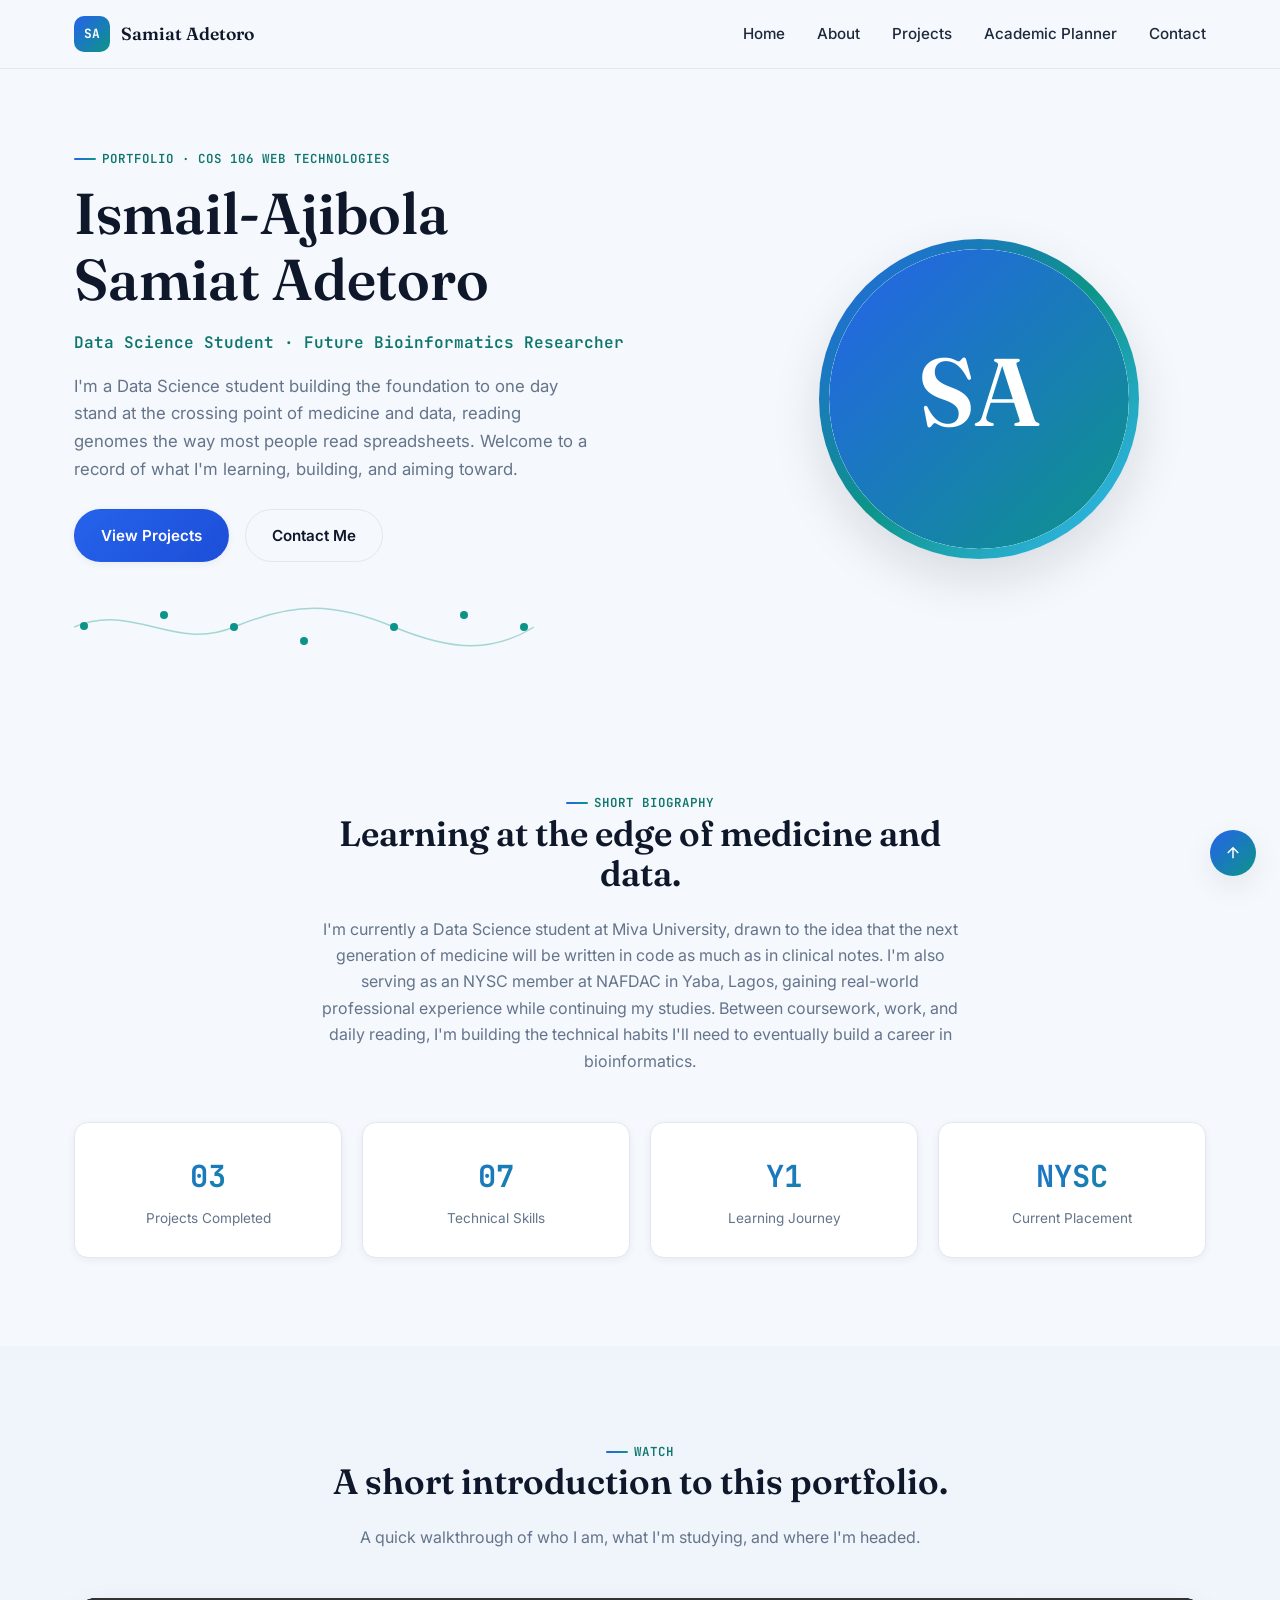
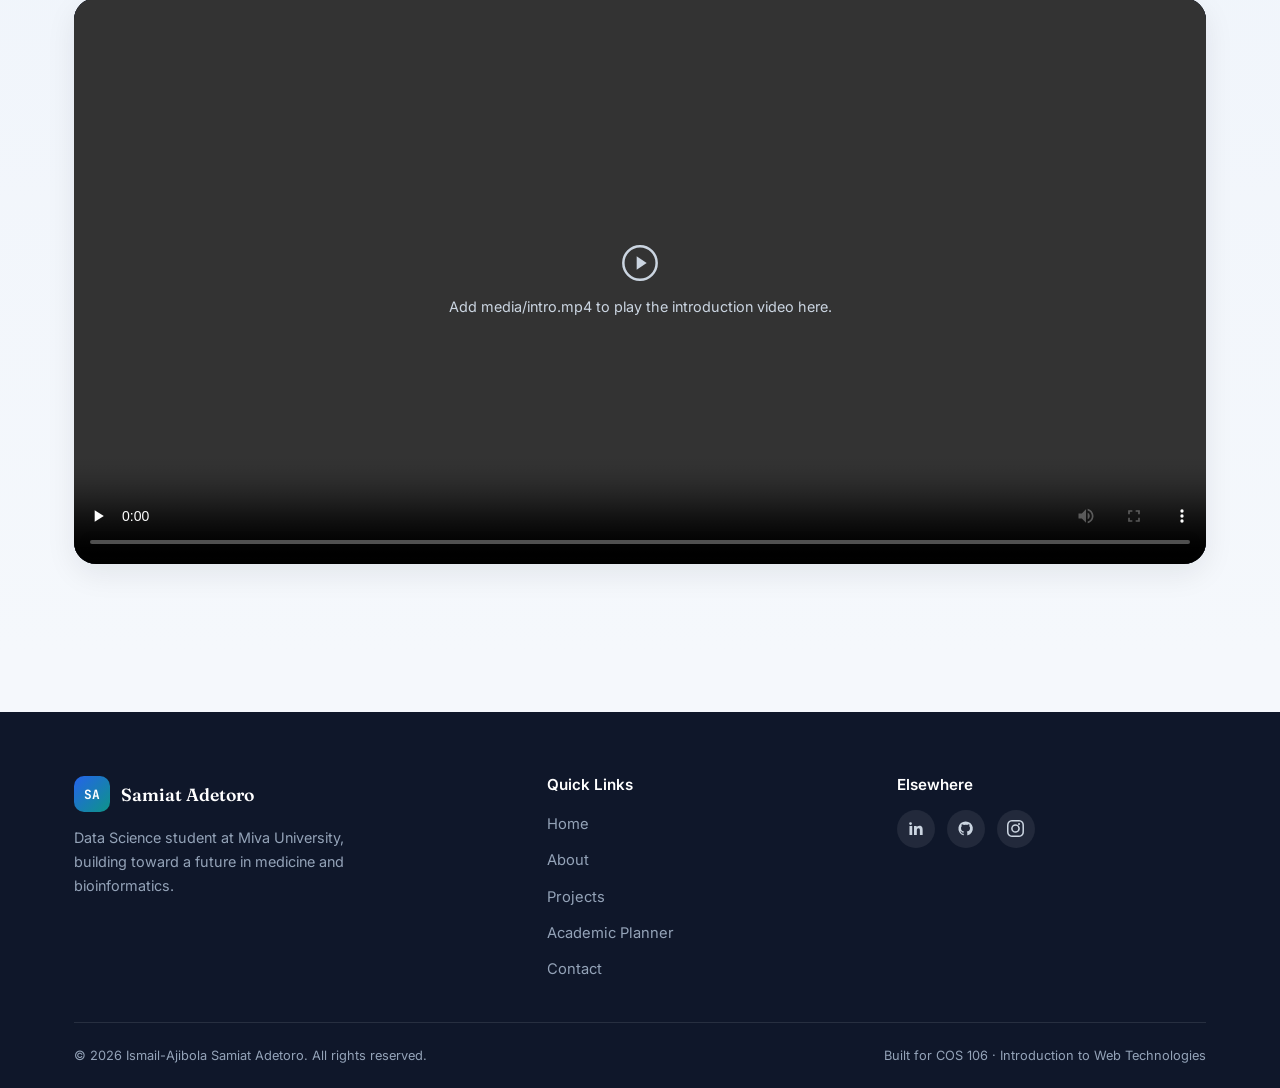
<file: index.html>
<!DOCTYPE html>
<html lang="en">
<head>
<meta charset="UTF-8">
<meta name="viewport" content="width=device-width, initial-scale=1.0">
<title>Ismail-Ajibola Samiat Adetoro — Data Science Student &amp; Future Bioinformatics Researcher</title>
<meta name="description" content="Portfolio of Ismail-Ajibola Samiat Adetoro, a Data Science student at Miva University aspiring toward medicine and bioinformatics.">
<link rel="preconnect" href="https://fonts.googleapis.com">
<link rel="stylesheet" href="css/style.css">
</head>
<body>

<header class="site-header">
  <div class="nav-inner">
    <a href="index.html" class="brand">
      <span class="brand-mark">SA</span>
      Samiat Adetoro
    </a>
    <nav class="nav-links" aria-label="Primary">
      <a href="index.html">Home</a>
      <a href="about.html">About</a>
      <a href="projects.html">Projects</a>
      <a href="planner.html">Academic Planner</a>
      <a href="contact.html">Contact</a>
    </nav>
    <button class="nav-toggle" aria-label="Toggle navigation menu" aria-expanded="false">
      <span></span><span></span><span></span>
    </button>
  </div>
</header>

<main>

  <section class="hero">
    <div class="container hero-grid">
      <div class="hero-copy">
        <p class="eyebrow">Portfolio · COS 106 Web Technologies</p>
        <h1 class="hero-name">Ismail-Ajibola<br>Samiat Adetoro</h1>
        <p class="hero-title">Data Science Student · Future Bioinformatics Researcher</p>
        <p class="hero-desc">
          I'm a Data Science student building the foundation to one day
          stand at the crossing point of medicine and data, reading genomes the
          way most people read spreadsheets. Welcome to a record of what I'm
          learning, building, and aiming toward.
        </p>
        <div class="hero-actions">
          <a href="projects.html" class="btn btn-primary">View Projects</a>
          <a href="contact.html" class="btn btn-outline">Contact Me</a>
        </div>

        <div class="hero-strand-wrap" aria-hidden="true">
          <svg class="strand-line" viewBox="0 0 460 60" xmlns="http://www.w3.org/2000/svg">
            <path d="M0 30 C 60 5, 100 55, 160 30 S 260 5, 320 30 S 420 55, 460 30" fill="none" stroke="#0D9488" stroke-width="1.4" opacity="0.35"/>
            <g fill="#0D9488">
              <circle class="strand-node" cx="10" cy="29" r="4"/>
              <circle class="strand-node" cx="90" cy="18" r="4"/>
              <circle class="strand-node" cx="160" cy="30" r="4"/>
              <circle class="strand-node" cx="230" cy="44" r="4"/>
              <circle class="strand-node" cx="320" cy="30" r="4"/>
              <circle class="strand-node" cx="390" cy="18" r="4"/>
              <circle class="strand-node" cx="450" cy="30" r="4"/>
            </g>
          </svg>
        </div>
      </div>

      <div class="hero-visual">
        <div class="portrait-frame">
          <div class="portrait-inner">
            <svg viewBox="0 0 200 200" xmlns="http://www.w3.org/2000/svg">
              <defs>
                <linearGradient id="portraitGrad" x1="0" y1="0" x2="1" y2="1">
                  <stop offset="0%" stop-color="#2563EB"/>
                  <stop offset="100%" stop-color="#0D9488"/>
                </linearGradient>
              </defs>
              <circle cx="100" cy="100" r="100" fill="url(#portraitGrad)"/>
              <text x="100" y="118" text-anchor="middle" font-family="Fraunces, serif" font-size="64" fill="#ffffff" font-weight="600">SA</text>
            </svg>
          </div>
        </div>
      </div>
    </div>
  </section>

  <section class="section">
    <div class="container">
      <div class="section-head reveal">
        <p class="eyebrow">Short Biography</p>
        <h2>Learning at the edge of medicine and data.</h2>
        <p>
          I'm currently a Data Science student at Miva University,
          drawn to the idea that the next generation of medicine will be written
          in code as much as in clinical notes. I'm also serving as an NYSC
          member at NAFDAC in Yaba, Lagos, gaining real-world professional
          experience while continuing my studies. Between coursework, work,
          and daily reading, I'm building the technical habits I'll
          need to eventually build a career in bioinformatics.
        </p>
      </div>

      <div class="stats-grid">
        <div class="stat-card reveal">
          <span class="stat-number">03</span>
          <span class="stat-label">Projects Completed</span>
        </div>
        <div class="stat-card reveal">
          <span class="stat-number">07</span>
          <span class="stat-label">Technical Skills</span>
        </div>
        <div class="stat-card reveal">
          <span class="stat-number">Y1</span>
          <span class="stat-label">Learning Journey</span>
        </div>
        <div class="stat-card reveal">
          <span class="stat-number">NYSC</span>
          <span class="stat-label">Current Placement</span>
        </div>
      </div>
    </div>
  </section>

  <section class="section section-alt">
    <div class="container">
      <div class="section-head reveal">
        <p class="eyebrow">Watch</p>
        <h2>A short introduction to this portfolio.</h2>
        <p>A quick walkthrough of who I am, what I'm studying, and where I'm headed.</p>
      </div>
      <div class="video-frame reveal">
        <video controls preload="none" poster="">
          <source src="media/intro.mp4" type="video/mp4">
        </video>
        <div class="video-fallback">
          <svg width="40" height="40" viewBox="0 0 24 24" fill="none" stroke="currentColor" stroke-width="1.5"><circle cx="12" cy="12" r="10"/><path d="M10 8l6 4-6 4V8z" fill="currentColor" stroke="none"/></svg>
          <span>Add media/intro.mp4 to play the introduction video here.</span>
        </div>
      </div>
    </div>
  </section>

</main>


<footer class="site-footer">
  <div class="container">
    <div class="footer-grid">
      <div class="footer-brand">
        <a href="index.html" class="brand" style="color:#fff;">
          <span class="brand-mark">SA</span> Samiat Adetoro
        </a>
        <p>Data Science student at Miva University, building toward a future in medicine and bioinformatics.</p>
      </div>
      <div class="footer-col">
        <h4>Quick Links</h4>
        <ul>
          <li><a href="index.html">Home</a></li>
          <li><a href="about.html">About</a></li>
          <li><a href="projects.html">Projects</a></li>
          <li><a href="planner.html">Academic Planner</a></li>
          <li><a href="contact.html">Contact</a></li>
        </ul>
      </div>
      <div class="footer-col">
        <h4>Elsewhere</h4>
        <div class="footer-socials">
          <a href="#" aria-label="LinkedIn"><svg viewBox="0 0 24 24" fill="currentColor"><path d="M6.94 5a1.94 1.94 0 11-3.88 0 1.94 1.94 0 013.88 0zM3.5 8.5h3.9V21H3.5V8.5zM9.9 8.5h3.74v1.71h.05c.52-.98 1.8-2.02 3.7-2.02 3.96 0 4.69 2.6 4.69 5.99V21h-3.9v-6.02c0-1.44-.03-3.29-2-3.29-2.01 0-2.32 1.57-2.32 3.19V21H9.9V8.5z"/></svg></a>
          <a href="#" aria-label="GitHub"><svg viewBox="0 0 24 24" fill="currentColor"><path d="M12 2a10 10 0 00-3.16 19.49c.5.09.68-.22.68-.48v-1.7c-2.78.6-3.37-1.34-3.37-1.34-.46-1.16-1.11-1.47-1.11-1.47-.91-.62.07-.6.07-.6 1 .07 1.53 1.03 1.53 1.03.9 1.53 2.36 1.09 2.93.83.09-.65.35-1.09.64-1.34-2.22-.25-4.56-1.11-4.56-4.95 0-1.1.39-1.99 1.03-2.69-.1-.25-.45-1.27.1-2.65 0 0 .84-.27 2.75 1.03A9.4 9.4 0 0112 6.8c.85 0 1.71.11 2.51.34 1.91-1.3 2.75-1.03 2.75-1.03.55 1.38.2 2.4.1 2.65.64.7 1.03 1.59 1.03 2.69 0 3.85-2.34 4.7-4.57 4.94.36.32.68.94.68 1.9v2.82c0 .27.18.58.69.48A10 10 0 0012 2z"/></svg></a>
          <a href="#" aria-label="Instagram"><svg viewBox="0 0 24 24" fill="currentColor"><path d="M12 2.16c3.2 0 3.58.01 4.85.07 1.17.05 1.8.25 2.23.41.56.22.96.48 1.38.9.42.42.68.82.9 1.38.16.42.36 1.06.41 2.23.06 1.27.07 1.65.07 4.85s-.01 3.58-.07 4.85c-.05 1.17-.25 1.8-.41 2.23-.22.56-.48.96-.9 1.38-.42.42-.82.68-1.38.9-.42.16-1.06.36-2.23.41-1.27.06-1.65.07-4.85.07s-3.58-.01-4.85-.07c-1.17-.05-1.8-.25-2.23-.41a3.7 3.7 0 01-1.38-.9 3.7 3.7 0 01-.9-1.38c-.16-.42-.36-1.06-.41-2.23-.06-1.27-.07-1.65-.07-4.85s.01-3.58.07-4.85c.05-1.17.25-1.8.41-2.23.22-.56.48-.96.9-1.38.42-.42.82-.68 1.38-.9.42-.16 1.06-.36 2.23-.41 1.27-.06 1.65-.07 4.85-.07M12 0C8.74 0 8.33.01 7.05.07 5.78.13 4.9.33 4.14.63c-.79.31-1.46.72-2.13 1.38A5.86 5.86 0 00.63 4.14C.33 4.9.13 5.78.07 7.05.01 8.33 0 8.74 0 12s.01 3.67.07 4.95c.06 1.27.26 2.15.56 2.91.31.79.72 1.46 1.38 2.13a5.86 5.86 0 002.13 1.38c.76.3 1.64.5 2.91.56C8.33 23.99 8.74 24 12 24s3.67-.01 4.95-.07c1.27-.06 2.15-.26 2.91-.56a5.86 5.86 0 002.13-1.38 5.86 5.86 0 001.38-2.13c.3-.76.5-1.64.56-2.91.06-1.28.07-1.69.07-4.95s-.01-3.67-.07-4.95c-.06-1.27-.26-2.15-.56-2.91a5.86 5.86 0 00-1.38-2.13A5.86 5.86 0 0019.86.63c-.76-.3-1.64-.5-2.91-.56C15.67.01 15.26 0 12 0z"/><path d="M12 5.84A6.16 6.16 0 1012 18.16 6.16 6.16 0 0012 5.84zm0 10.16a4 4 0 110-8 4 4 0 010 8zM18.41 5.6a1.44 1.44 0 11-2.88 0 1.44 1.44 0 012.88 0z"/></svg></a>
        </div>
      </div>
    </div>
    <div class="footer-bottom">
      <span>© 2026 Ismail-Ajibola Samiat Adetoro. All rights reserved.</span>
      <span>Built for COS 106 · Introduction to Web Technologies</span>
    </div>
  </div>
</footer>

<button class="back-to-top" aria-label="Back to top">
  <svg width="18" height="18" viewBox="0 0 24 24" fill="none" stroke="currentColor" stroke-width="2"><path d="M12 19V5M5 12l7-7 7 7"/></svg>
</button>

<script src="js/main.js"></script>
</body>
</html>
</file>
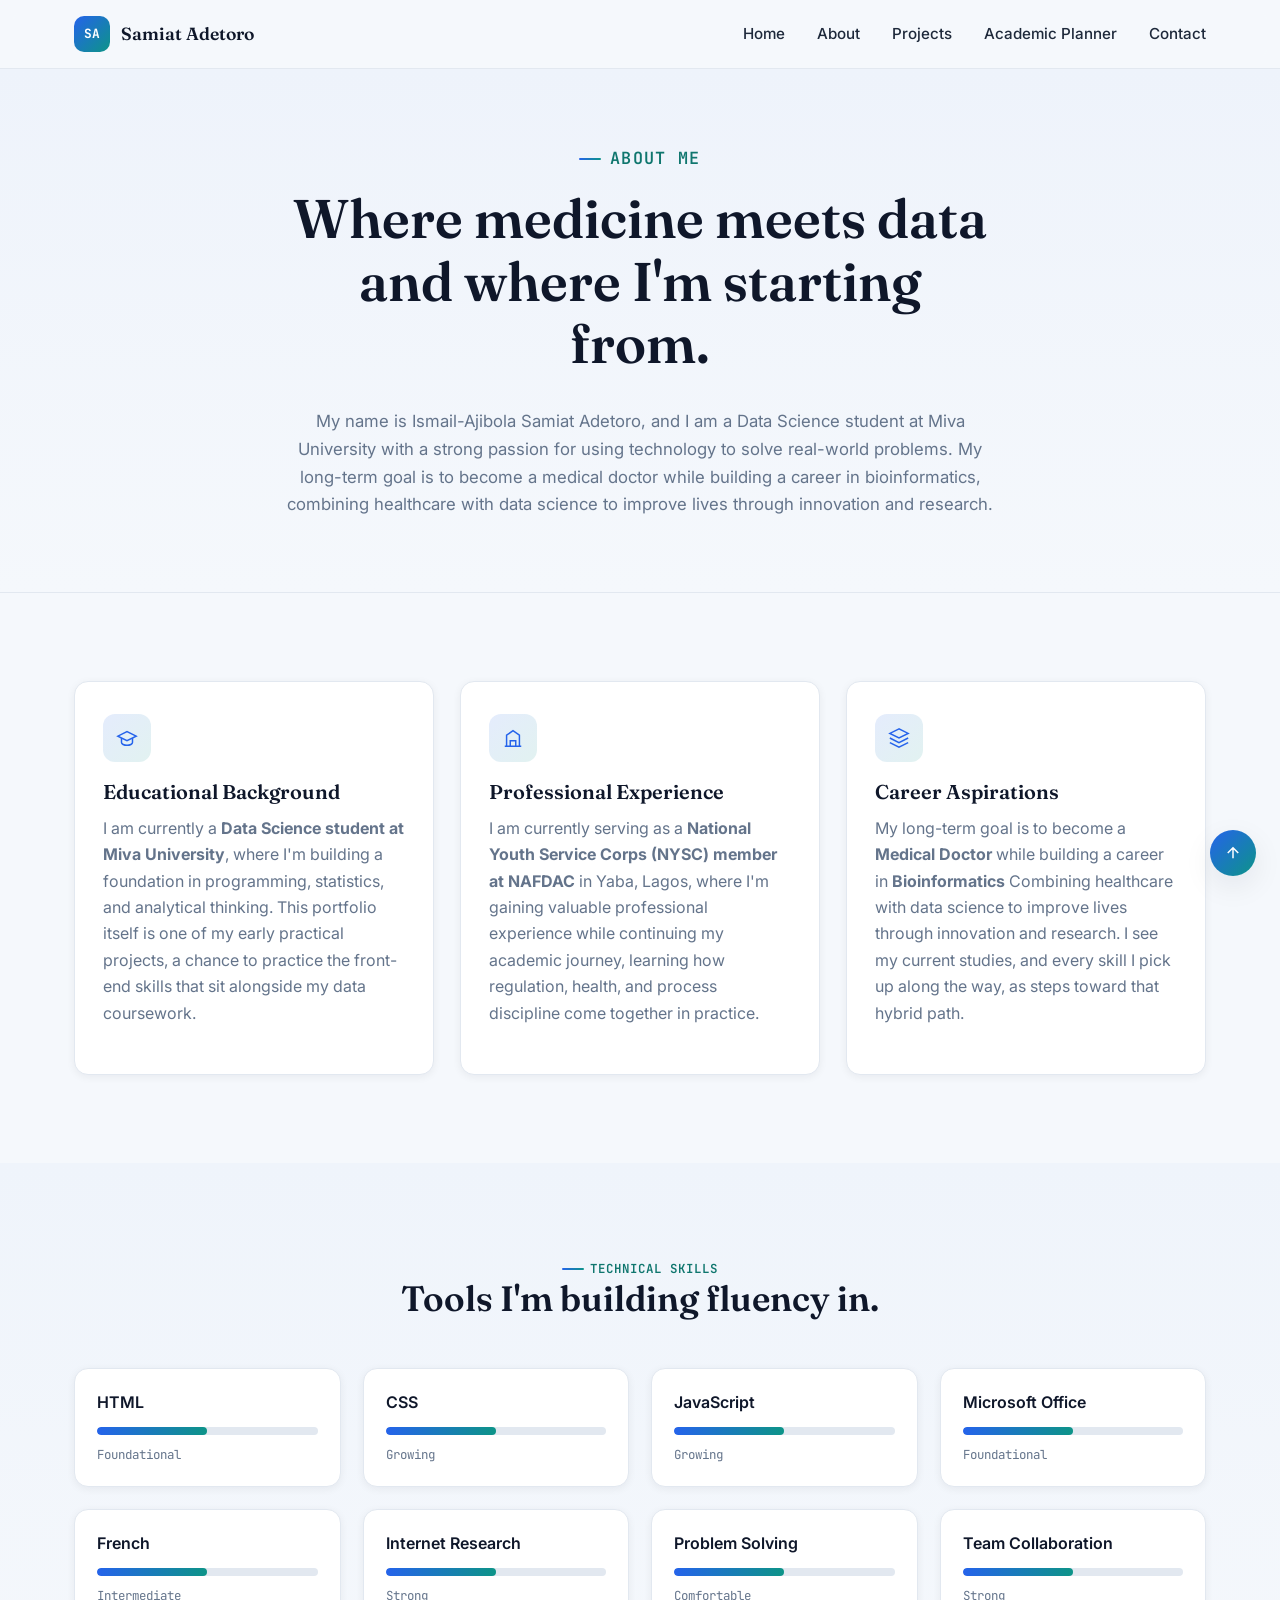
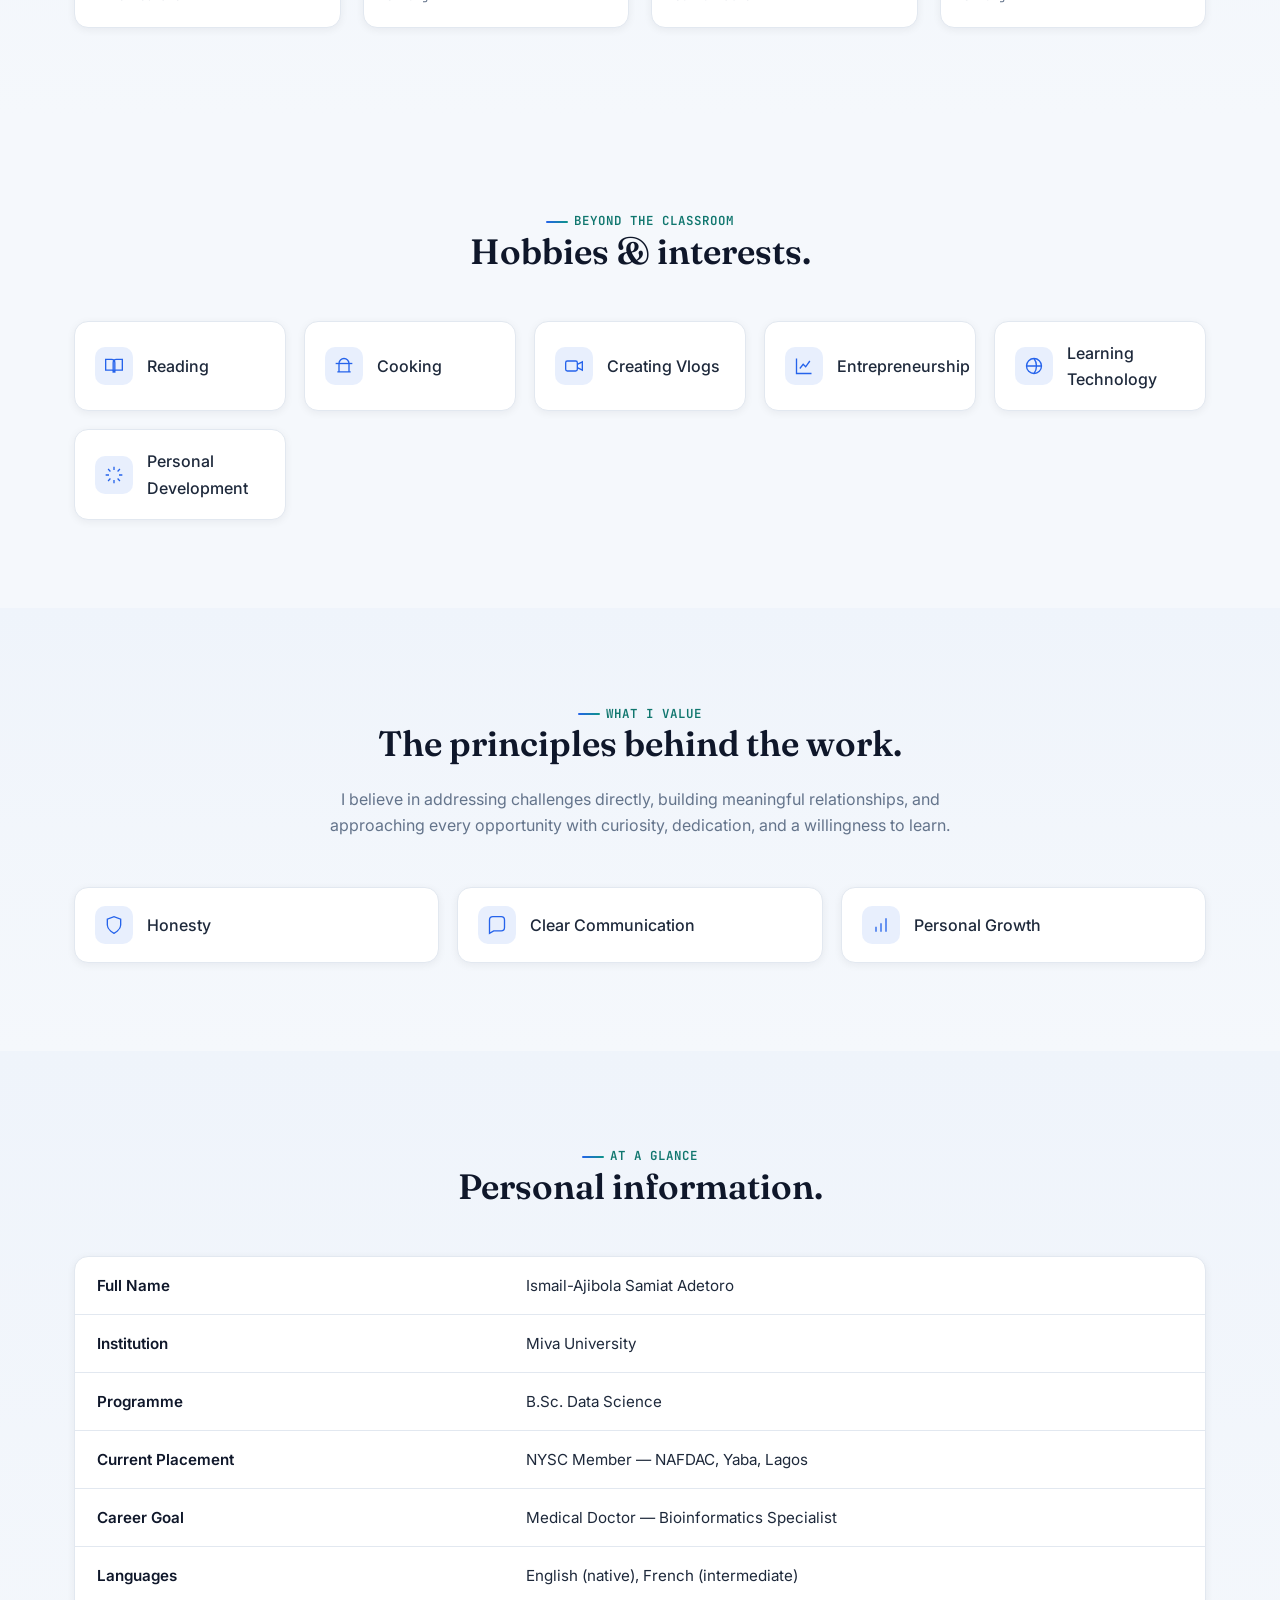
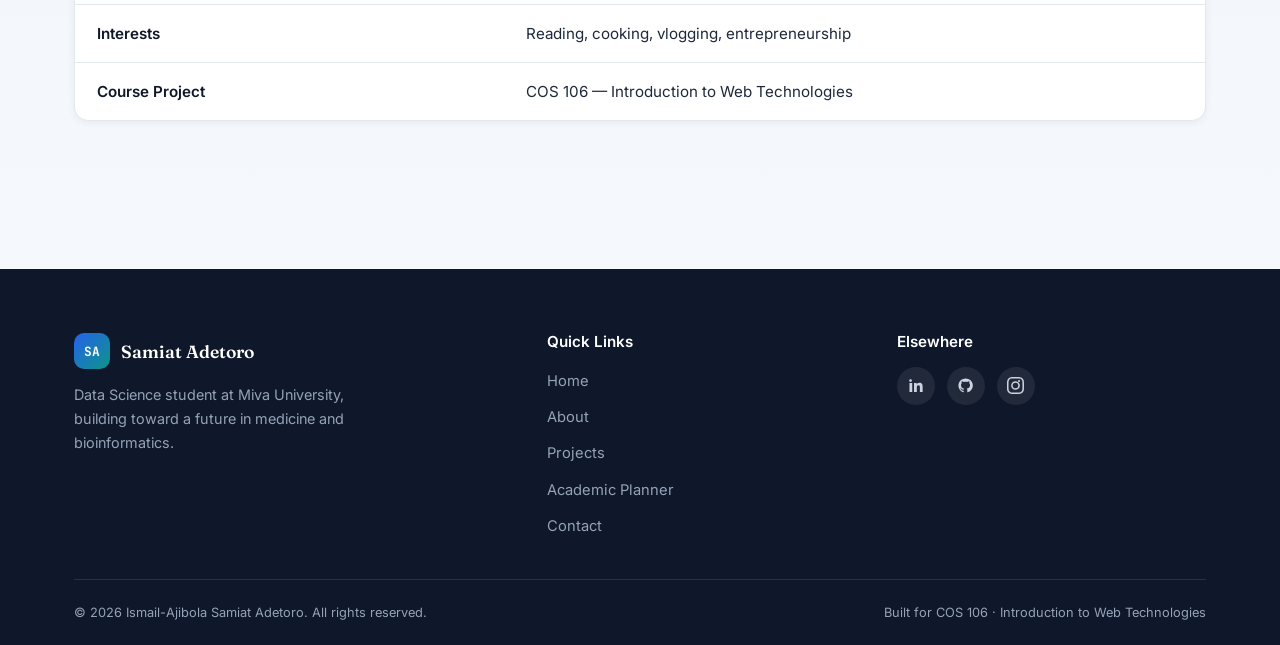
<file: about.html>
<!DOCTYPE html>
<html lang="en">
<head>
<meta charset="UTF-8">
<meta name="viewport" content="width=device-width, initial-scale=1.0">
<title>About — Ismail-Ajibola Samiat Adetoro</title>
<meta name="description" content="Educational background, career aspirations, technical skills, hobbies and personal information.">
<link rel="preconnect" href="https://fonts.googleapis.com">
<link rel="stylesheet" href="css/style.css">
</head>
<body>

<header class="site-header">
  <div class="nav-inner">
    <a href="index.html" class="brand"><span class="brand-mark">SA</span> Samiat Adetoro</a>
    <nav class="nav-links" aria-label="Primary">
      <a href="index.html">Home</a>
      <a href="about.html">About</a>
      <a href="projects.html">Projects</a>
      <a href="planner.html">Academic Planner</a>
      <a href="contact.html">Contact</a>
    </nav>
    <button class="nav-toggle" aria-label="Toggle navigation menu" aria-expanded="false"><span></span><span></span><span></span></button>
  </div>
</header>

<main>

  <section class="page-hero">
    <div class="container">
      <p class="eyebrow">About Me</p>
      <h1>Where medicine meets data and where I'm starting from.</h1>
      <p>
        My name is Ismail-Ajibola Samiat Adetoro, and I am a Data Science
        student at Miva University with a strong passion for using technology
        to solve real-world problems. My long-term goal is to become a
        medical doctor while building a career in bioinformatics, combining
        healthcare with data science to improve lives through innovation and
        research.
      </p>
    </div>
  </section>

  
  <section class="section">
    <div class="container info-grid">
      <article class="card reveal">
        <div class="icon-badge"><svg viewBox="0 0 24 24" fill="none" stroke="currentColor" stroke-width="1.6"><path d="M22 10L12 5 2 10l10 5 10-5z"/><path d="M6 12v5c0 1.5 2.7 3 6 3s6-1.5 6-3v-5"/></svg></div>
        <h3>Educational Background</h3>
        <p>
          I am currently a <strong>Data Science student at Miva
          University</strong>, where I'm building a foundation in
          programming, statistics, and analytical thinking. This portfolio
          itself is one of my early practical projects, a chance to
          practice the front-end skills that sit alongside my data
          coursework.
        </p>
      </article>

      <article class="card reveal">
        <div class="icon-badge"><svg viewBox="0 0 24 24" fill="none" stroke="currentColor" stroke-width="1.6"><path d="M3 21h18M5 21V9l7-5 7 5v12M9 21v-6h6v6"/></svg></div>
        <h3>Professional Experience</h3>
        <p>
          I am currently serving as a <strong>National Youth Service Corps
          (NYSC) member at NAFDAC</strong> in Yaba, Lagos, where I'm gaining
          valuable professional experience while continuing my academic
          journey, learning how regulation, health, and process discipline
          come together in practice.
        </p>
      </article>

      <article class="card reveal">
        <div class="icon-badge"><svg viewBox="0 0 24 24" fill="none" stroke="currentColor" stroke-width="1.6"><path d="M12 2L2 7l10 5 10-5-10-5z"/><path d="M2 17l10 5 10-5M2 12l10 5 10-5"/></svg></div>
        <h3>Career Aspirations</h3>
        <p>
          My long-term goal is to become a <strong>Medical Doctor</strong>
          while building a career in <strong>Bioinformatics</strong>
          Combining healthcare with data science to improve lives through
          innovation and research. I see my current studies, and every skill
          I pick up along the way, as steps toward that hybrid path.
        </p>
      </article>
    </div>
  </section>

  
  <section class="section section-alt">
    <div class="container">
      <div class="section-head reveal">
        <p class="eyebrow">Technical Skills</p>
        <h2>Tools I'm building fluency in.</h2>
      </div>
      <div class="skills-grid">
        <div class="skill-card reveal">
          <span class="skill-name">HTML</span>
          <div class="skill-bar"><div class="skill-bar-fill" data-level="55"></div></div>
          <span class="skill-level">Foundational</span>
        </div>
        <div class="skill-card reveal">
          <span class="skill-name">CSS</span>
          <div class="skill-bar"><div class="skill-bar-fill" data-level="45"></div></div>
          <span class="skill-level">Growing</span>
        </div>
        <div class="skill-card reveal">
          <span class="skill-name">JavaScript</span>
          <div class="skill-bar"><div class="skill-bar-fill" data-level="35"></div></div>
          <span class="skill-level">Growing</span>
        </div>
        <div class="skill-card reveal">
          <span class="skill-name">Microsoft Office</span>
          <div class="skill-bar"><div class="skill-bar-fill" data-level="60"></div></div>
          <span class="skill-level">Foundational</span>
        </div>
        <div class="skill-card reveal">
          <span class="skill-name">French</span>
          <div class="skill-bar"><div class="skill-bar-fill" data-level="60"></div></div>
          <span class="skill-level">Intermediate</span>
        </div>
        <div class="skill-card reveal">
          <span class="skill-name">Internet Research</span>
          <div class="skill-bar"><div class="skill-bar-fill" data-level="88"></div></div>
          <span class="skill-level">Strong</span>
        </div>
        <div class="skill-card reveal">
          <span class="skill-name">Problem Solving</span>
          <div class="skill-bar"><div class="skill-bar-fill" data-level="82"></div></div>
          <span class="skill-level">Comfortable</span>
        </div>
        <div class="skill-card reveal">
          <span class="skill-name">Team Collaboration</span>
          <div class="skill-bar"><div class="skill-bar-fill" data-level="86"></div></div>
          <span class="skill-level">Strong</span>
        </div>
      </div>
    </div>
  </section>

 
  <section class="section">
    <div class="container">
      <div class="section-head reveal">
        <p class="eyebrow">Beyond the Classroom</p>
        <h2>Hobbies &amp; interests.</h2>
      </div>
      <div class="hobby-grid">
        <div class="hobby-card reveal">
          <div class="hobby-icon"><svg viewBox="0 0 24 24" fill="none" stroke="currentColor" stroke-width="1.6"><path d="M2 4h7a4 4 0 014 4v12a3 3 0 00-3-3H2V4z"/><path d="M22 4h-7a4 4 0 00-4 4v12a3 3 0 013-3h8V4z"/></svg></div>
          <span>Reading</span>
        </div>
        <div class="hobby-card reveal">
          <div class="hobby-icon"><svg viewBox="0 0 24 24" fill="none" stroke="currentColor" stroke-width="1.6"><path d="M4 19h16M6 19V9a6 6 0 0112 0v10"/><path d="M2 9h20"/></svg></div>
          <span>Cooking</span>
        </div>
        <div class="hobby-card reveal">
          <div class="hobby-icon"><svg viewBox="0 0 24 24" fill="none" stroke="currentColor" stroke-width="1.6"><rect x="2" y="6" width="14" height="12" rx="2"/><path d="M16 10l6-3v10l-6-3"/></svg></div>
          <span>Creating Vlogs</span>
        </div>
        <div class="hobby-card reveal">
          <div class="hobby-icon"><svg viewBox="0 0 24 24" fill="none" stroke="currentColor" stroke-width="1.6"><path d="M3 3v18h18"/><path d="M7 15l4-5 3 3 5-7"/></svg></div>
          <span>Entrepreneurship</span>
        </div>
        <div class="hobby-card reveal">
          <div class="hobby-icon"><svg viewBox="0 0 24 24" fill="none" stroke="currentColor" stroke-width="1.6"><circle cx="12" cy="12" r="9"/><path d="M12 3a15 15 0 010 18M3 12h18"/></svg></div>
          <span>Learning Technology</span>
        </div>
        <div class="hobby-card reveal">
          <div class="hobby-icon"><svg viewBox="0 0 24 24" fill="none" stroke="currentColor" stroke-width="1.6"><path d="M12 2v4M12 18v4M4.9 4.9l2.8 2.8M16.3 16.3l2.8 2.8M2 12h4M18 12h4M4.9 19.1l2.8-2.8M16.3 7.7l2.8-2.8"/></svg></div>
          <span>Personal Development</span>
        </div>
      </div>
    </div>
  </section>

  
  <section class="section section-alt">
    <div class="container">
      <div class="section-head reveal">
        <p class="eyebrow">What I Value</p>
        <h2>The principles behind the work.</h2>
        <p>I believe in addressing challenges directly, building meaningful relationships, and approaching every opportunity with curiosity, dedication, and a willingness to learn.</p>
      </div>
      <div class="hobby-grid">
        <div class="hobby-card reveal">
          <div class="hobby-icon"><svg viewBox="0 0 24 24" fill="none" stroke="currentColor" stroke-width="1.6"><path d="M12 22s8-4 8-10V5l-8-3-8 3v7c0 6 8 10 8 10z"/></svg></div>
          <span>Honesty</span>
        </div>
        <div class="hobby-card reveal">
          <div class="hobby-icon"><svg viewBox="0 0 24 24" fill="none" stroke="currentColor" stroke-width="1.6"><path d="M21 15a4 4 0 01-4 4H8l-5 3V6a4 4 0 014-4h10a4 4 0 014 4v9z"/></svg></div>
          <span>Clear Communication</span>
        </div>
        <div class="hobby-card reveal">
          <div class="hobby-icon"><svg viewBox="0 0 24 24" fill="none" stroke="currentColor" stroke-width="1.6"><path d="M12 20V10M18 20V4M6 20v-6"/></svg></div>
          <span>Personal Growth</span>
        </div>
      </div>
    </div>
  </section>

  
  <section class="section section-alt">
    <div class="container">
      <div class="section-head reveal">
        <p class="eyebrow">At a Glance</p>
        <h2>Personal information.</h2>
      </div>
      <div class="info-table-wrap reveal">
        <table class="info-table">
          <tbody>
            <tr><td>Full Name</td><td>Ismail-Ajibola Samiat Adetoro</td></tr>
            <tr><td>Institution</td><td>Miva University</td></tr>
            <tr><td>Programme</td><td>B.Sc. Data Science</td></tr>
            <tr><td>Current Placement</td><td>NYSC Member — NAFDAC, Yaba, Lagos</td></tr>
            <tr><td>Career Goal</td><td>Medical Doctor — Bioinformatics Specialist</td></tr>
            <tr><td>Languages</td><td>English (native), French (intermediate)</td></tr>
            <tr><td>Interests</td><td>Reading, cooking, vlogging, entrepreneurship</td></tr>
            <tr><td>Course Project</td><td>COS 106 — Introduction to Web Technologies</td></tr>
          </tbody>
        </table>
      </div>
    </div>
  </section>

</main>

<footer class="site-footer">
  <div class="container">
    <div class="footer-grid">
      <div class="footer-brand">
        <a href="index.html" class="brand" style="color:#fff;"><span class="brand-mark">SA</span> Samiat Adetoro</a>
        <p>Data Science student at Miva University, building toward a future in medicine and bioinformatics.</p>
      </div>
      <div class="footer-col">
        <h4>Quick Links</h4>
        <ul>
          <li><a href="index.html">Home</a></li>
          <li><a href="about.html">About</a></li>
          <li><a href="projects.html">Projects</a></li>
          <li><a href="planner.html">Academic Planner</a></li>
          <li><a href="contact.html">Contact</a></li>
        </ul>
      </div>
      <div class="footer-col">
        <h4>Elsewhere</h4>
        <div class="footer-socials">
          <a href="#" aria-label="LinkedIn"><svg viewBox="0 0 24 24" fill="currentColor"><path d="M6.94 5a1.94 1.94 0 11-3.88 0 1.94 1.94 0 013.88 0zM3.5 8.5h3.9V21H3.5V8.5zM9.9 8.5h3.74v1.71h.05c.52-.98 1.8-2.02 3.7-2.02 3.96 0 4.69 2.6 4.69 5.99V21h-3.9v-6.02c0-1.44-.03-3.29-2-3.29-2.01 0-2.32 1.57-2.32 3.19V21H9.9V8.5z"/></svg></a>
          <a href="#" aria-label="GitHub"><svg viewBox="0 0 24 24" fill="currentColor"><path d="M12 2a10 10 0 00-3.16 19.49c.5.09.68-.22.68-.48v-1.7c-2.78.6-3.37-1.34-3.37-1.34-.46-1.16-1.11-1.47-1.11-1.47-.91-.62.07-.6.07-.6 1 .07 1.53 1.03 1.53 1.03.9 1.53 2.36 1.09 2.93.83.09-.65.35-1.09.64-1.34-2.22-.25-4.56-1.11-4.56-4.95 0-1.1.39-1.99 1.03-2.69-.1-.25-.45-1.27.1-2.65 0 0 .84-.27 2.75 1.03A9.4 9.4 0 0112 6.8c.85 0 1.71.11 2.51.34 1.91-1.3 2.75-1.03 2.75-1.03.55 1.38.2 2.4.1 2.65.64.7 1.03 1.59 1.03 2.69 0 3.85-2.34 4.7-4.57 4.94.36.32.68.94.68 1.9v2.82c0 .27.18.58.69.48A10 10 0 0012 2z"/></svg></a>
          <a href="#" aria-label="Instagram"><svg viewBox="0 0 24 24" fill="currentColor"><path d="M12 2.16c3.2 0 3.58.01 4.85.07 1.17.05 1.8.25 2.23.41.56.22.96.48 1.38.9.42.42.68.82.9 1.38.16.42.36 1.06.41 2.23.06 1.27.07 1.65.07 4.85s-.01 3.58-.07 4.85c-.05 1.17-.25 1.8-.41 2.23-.22.56-.48.96-.9 1.38-.42.42-.82.68-1.38.9-.42.16-1.06.36-2.23.41-1.27.06-1.65.07-4.85.07s-3.58-.01-4.85-.07c-1.17-.05-1.8-.25-2.23-.41a3.7 3.7 0 01-1.38-.9 3.7 3.7 0 01-.9-1.38c-.16-.42-.36-1.06-.41-2.23-.06-1.27-.07-1.65-.07-4.85s.01-3.58.07-4.85c.05-1.17.25-1.8.41-2.23.22-.56.48-.96.9-1.38.42-.42.82-.68 1.38-.9.42-.16 1.06-.36 2.23-.41 1.27-.06 1.65-.07 4.85-.07M12 0C8.74 0 8.33.01 7.05.07 5.78.13 4.9.33 4.14.63c-.79.31-1.46.72-2.13 1.38A5.86 5.86 0 00.63 4.14C.33 4.9.13 5.78.07 7.05.01 8.33 0 8.74 0 12s.01 3.67.07 4.95c.06 1.27.26 2.15.56 2.91.31.79.72 1.46 1.38 2.13a5.86 5.86 0 002.13 1.38c.76.3 1.64.5 2.91.56C8.33 23.99 8.74 24 12 24s3.67-.01 4.95-.07c1.27-.06 2.15-.26 2.91-.56a5.86 5.86 0 002.13-1.38 5.86 5.86 0 001.38-2.13c.3-.76.5-1.64.56-2.91.06-1.28.07-1.69.07-4.95s-.01-3.67-.07-4.95c-.06-1.27-.26-2.15-.56-2.91a5.86 5.86 0 00-1.38-2.13A5.86 5.86 0 0019.86.63c-.76-.3-1.64-.5-2.91-.56C15.67.01 15.26 0 12 0z"/><path d="M12 5.84A6.16 6.16 0 1012 18.16 6.16 6.16 0 0012 5.84zm0 10.16a4 4 0 110-8 4 4 0 010 8zM18.41 5.6a1.44 1.44 0 11-2.88 0 1.44 1.44 0 012.88 0z"/></svg></a>
        </div>
      </div>
    </div>
    <div class="footer-bottom">
      <span>© 2026 Ismail-Ajibola Samiat Adetoro. All rights reserved.</span>
      <span>Built for COS 106 · Introduction to Web Technologies</span>
    </div>
  </div>
</footer>

<button class="back-to-top" aria-label="Back to top"><svg width="18" height="18" viewBox="0 0 24 24" fill="none" stroke="currentColor" stroke-width="2"><path d="M12 19V5M5 12l7-7 7 7"/></svg></button>

<script src="js/main.js"></script>
</body>
</html>
</file>
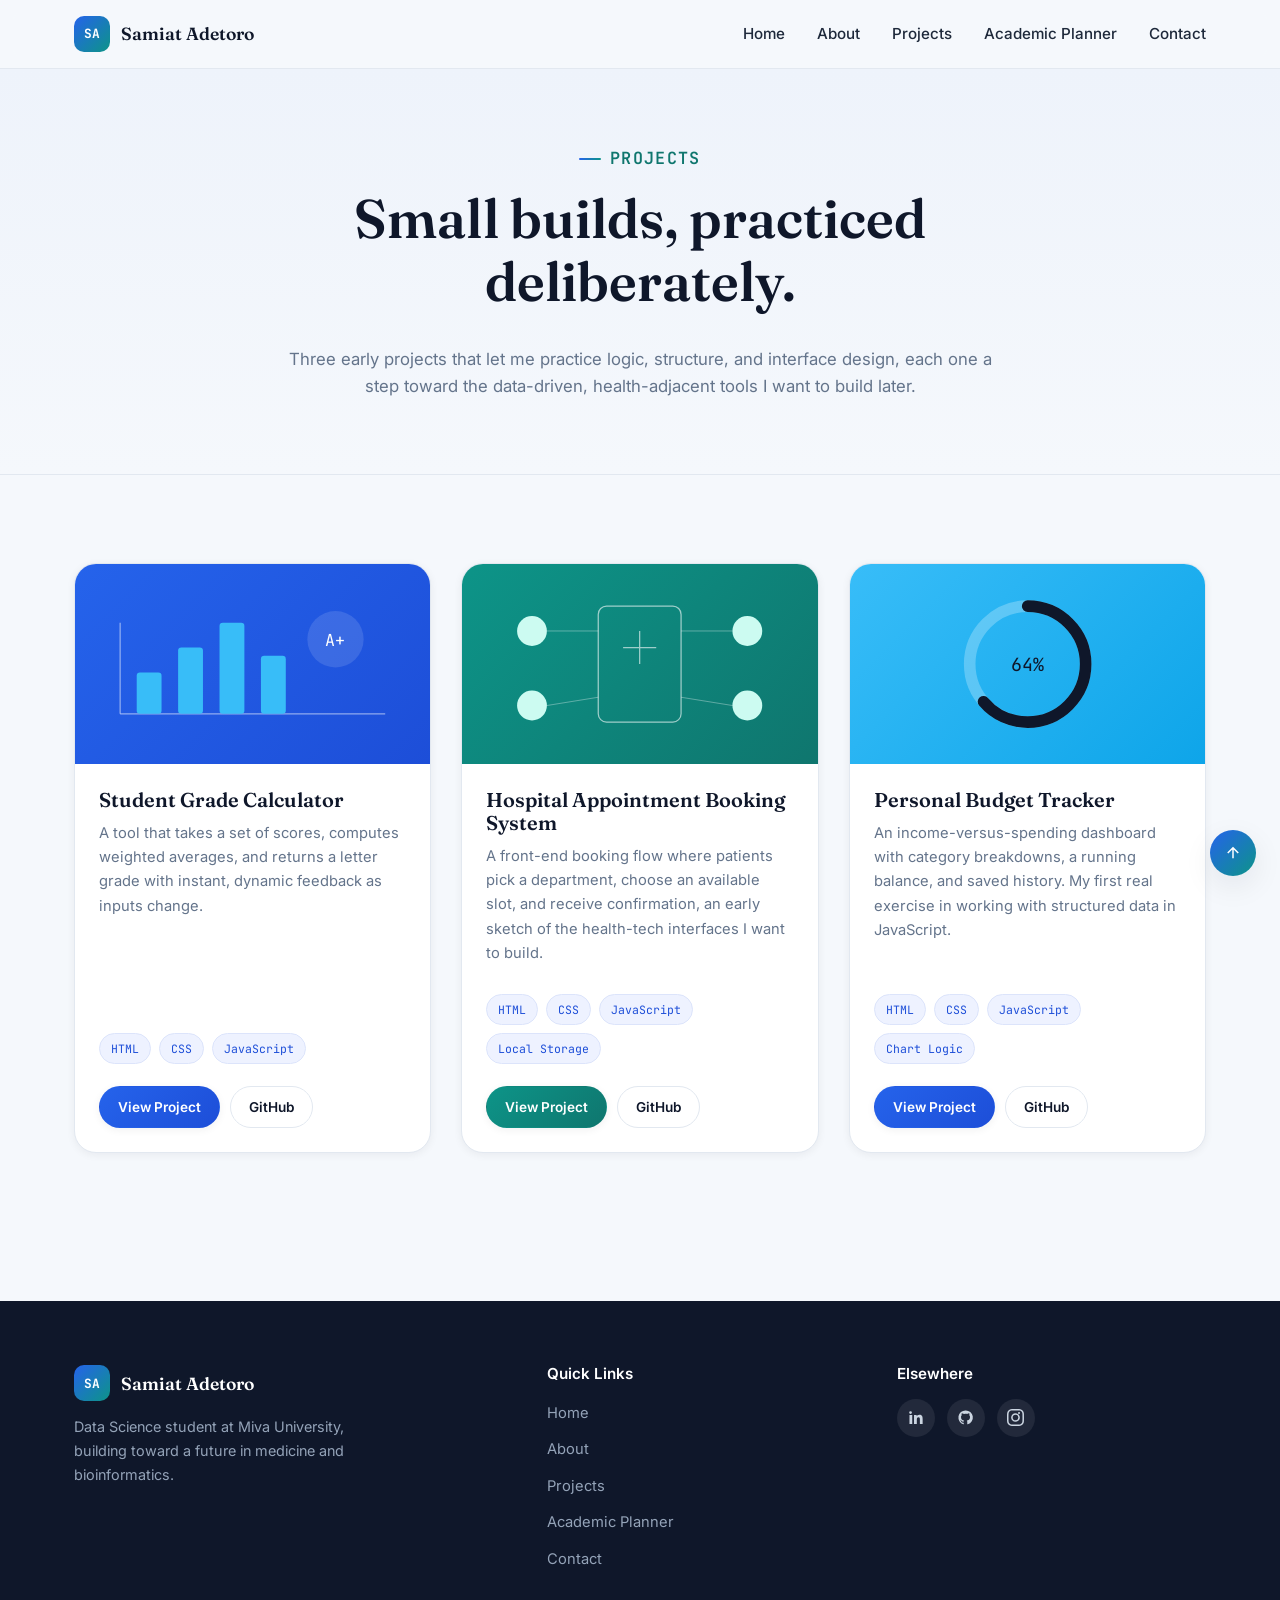
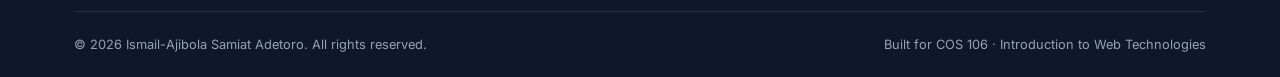
<file: projects.html>
<!DOCTYPE html>
<html lang="en">
<head>
<meta charset="UTF-8">
<meta name="viewport" content="width=device-width, initial-scale=1.0">
<title>Projects — Ismail-Ajibola Samiat Adetoro</title>
<meta name="description" content="A selection of practical projects: a student grade calculator, hospital appointment booking system, and personal budget tracker.">
<link rel="preconnect" href="https://fonts.googleapis.com">
<link rel="stylesheet" href="css/style.css">
</head>
<body>

<header class="site-header">
  <div class="nav-inner">
    <a href="index.html" class="brand"><span class="brand-mark">SA</span> Samiat Adetoro</a>
    <nav class="nav-links" aria-label="Primary">
      <a href="index.html">Home</a>
      <a href="about.html">About</a>
      <a href="projects.html">Projects</a>
      <a href="planner.html">Academic Planner</a>
      <a href="contact.html">Contact</a>
    </nav>
    <button class="nav-toggle" aria-label="Toggle navigation menu" aria-expanded="false"><span></span><span></span><span></span></button>
  </div>
</header>

<main>

  <section class="page-hero">
    <div class="container">
      <p class="eyebrow">Projects</p>
      <h1>Small builds, practiced deliberately.</h1>
      <p>Three early projects that let me practice logic, structure, and interface design, each one a step toward the data-driven, health-adjacent tools I want to build later.</p>
    </div>
  </section>

  <section class="section">
    <div class="container">
      <div class="projects-grid">

        <article class="project-card reveal">
          <div class="project-media" style="background:linear-gradient(135deg,#2563EB,#1d4ed8);">
            <svg viewBox="0 0 400 220" xmlns="http://www.w3.org/2000/svg">
              <rect width="400" height="220" fill="none"/>
              <g stroke="rgba(255,255,255,0.5)" stroke-width="1.5">
                <line x1="40" y1="170" x2="40" y2="60"/>
                <line x1="40" y1="170" x2="360" y2="170"/>
              </g>
              <g fill="#38BDF8">
                <rect x="60" y="120" width="30" height="50" rx="4"/>
                <rect x="110" y="90" width="30" height="80" rx="4"/>
                <rect x="160" y="60" width="30" height="110" rx="4"/>
                <rect x="210" y="100" width="30" height="70" rx="4"/>
              </g>
              <circle cx="300" cy="80" r="34" fill="#ffffff" opacity="0.12"/>
              <text x="300" y="88" text-anchor="middle" font-family="JetBrains Mono, monospace" font-size="20" fill="#ffffff">A+</text>
            </svg>
          </div>
          <div class="project-body">
            <h3>Student Grade Calculator</h3>
            <p>A tool that takes a set of scores, computes weighted averages, and returns a letter grade with instant, dynamic feedback as inputs change.</p>
            <div class="project-tags">
              <span class="tag">HTML</span><span class="tag">CSS</span><span class="tag">JavaScript</span>
            </div>
            <div class="project-actions">
              <a href="#" class="btn btn-sm btn-primary">View Project</a>
              <a href="#" class="btn btn-sm btn-outline">GitHub</a>
            </div>
          </div>
        </article>

       
        <article class="project-card reveal">
          <div class="project-media" style="background:linear-gradient(135deg,#0D9488,#0f766e);">
            <svg viewBox="0 0 400 220" xmlns="http://www.w3.org/2000/svg">
              <g fill="none" stroke="#ffffff" stroke-width="1.5" opacity="0.6">
                <rect x="150" y="40" width="100" height="140" rx="10"/>
                <line x1="200" y1="70" x2="200" y2="110"/>
                <line x1="180" y1="90" x2="220" y2="90"/>
              </g>
              <g fill="#CCFBF1">
                <circle cx="70" cy="70" r="18"/>
                <circle cx="330" cy="70" r="18"/>
                <circle cx="70" cy="160" r="18"/>
                <circle cx="330" cy="160" r="18"/>
              </g>
              <g stroke="#ffffff" stroke-width="1" opacity="0.4">
                <line x1="88" y1="70" x2="150" y2="70"/>
                <line x1="250" y1="70" x2="312" y2="70"/>
                <line x1="88" y1="160" x2="150" y2="150"/>
                <line x1="250" y1="150" x2="312" y2="160"/>
              </g>
            </svg>
          </div>
          <div class="project-body">
            <h3>Hospital Appointment Booking System</h3>
            <p>A front-end booking flow where patients pick a department, choose an available slot, and receive confirmation, an early sketch of the health-tech interfaces I want to build.</p>
            <div class="project-tags">
              <span class="tag">HTML</span><span class="tag">CSS</span><span class="tag">JavaScript</span><span class="tag">Local Storage</span>
            </div>
            <div class="project-actions">
              <a href="#" class="btn btn-sm btn-strand">View Project</a>
              <a href="#" class="btn btn-sm btn-outline">GitHub</a>
            </div>
          </div>
        </article>

        
        <article class="project-card reveal">
          <div class="project-media" style="background:linear-gradient(135deg,#38BDF8,#0ea5e9);">
            <svg viewBox="0 0 400 220" xmlns="http://www.w3.org/2000/svg">
              <circle cx="200" cy="110" r="70" fill="none" stroke="#ffffff" stroke-width="14" opacity="0.25"/>
              <circle cx="200" cy="110" r="70" fill="none" stroke="#0F172A" stroke-width="14" stroke-dasharray="440" stroke-dashoffset="160" stroke-linecap="round" transform="rotate(-90 200 110)"/>
              <text x="200" y="118" text-anchor="middle" font-family="JetBrains Mono, monospace" font-size="22" fill="#0F172A">64%</text>
            </svg>
          </div>
          <div class="project-body">
            <h3>Personal Budget Tracker</h3>
            <p>An income-versus-spending dashboard with category breakdowns, a running balance, and saved history. My first real exercise in working with structured data in JavaScript.</p>
            <div class="project-tags">
              <span class="tag">HTML</span><span class="tag">CSS</span><span class="tag">JavaScript</span><span class="tag">Chart Logic</span>
            </div>
            <div class="project-actions">
              <a href="#" class="btn btn-sm btn-primary">View Project</a>
              <a href="#" class="btn btn-sm btn-outline">GitHub</a>
            </div>
          </div>
        </article>

      </div>
    </div>
  </section>

</main>

<footer class="site-footer">
  <div class="container">
    <div class="footer-grid">
      <div class="footer-brand">
        <a href="index.html" class="brand" style="color:#fff;"><span class="brand-mark">SA</span> Samiat Adetoro</a>
        <p>Data Science student at Miva University, building toward a future in medicine and bioinformatics.</p>
      </div>
      <div class="footer-col">
        <h4>Quick Links</h4>
        <ul>
          <li><a href="index.html">Home</a></li>
          <li><a href="about.html">About</a></li>
          <li><a href="projects.html">Projects</a></li>
          <li><a href="planner.html">Academic Planner</a></li>
          <li><a href="contact.html">Contact</a></li>
        </ul>
      </div>
      <div class="footer-col">
        <h4>Elsewhere</h4>
        <div class="footer-socials">
          <a href="#" aria-label="LinkedIn"><svg viewBox="0 0 24 24" fill="currentColor"><path d="M6.94 5a1.94 1.94 0 11-3.88 0 1.94 1.94 0 013.88 0zM3.5 8.5h3.9V21H3.5V8.5zM9.9 8.5h3.74v1.71h.05c.52-.98 1.8-2.02 3.7-2.02 3.96 0 4.69 2.6 4.69 5.99V21h-3.9v-6.02c0-1.44-.03-3.29-2-3.29-2.01 0-2.32 1.57-2.32 3.19V21H9.9V8.5z"/></svg></a>
          <a href="#" aria-label="GitHub"><svg viewBox="0 0 24 24" fill="currentColor"><path d="M12 2a10 10 0 00-3.16 19.49c.5.09.68-.22.68-.48v-1.7c-2.78.6-3.37-1.34-3.37-1.34-.46-1.16-1.11-1.47-1.11-1.47-.91-.62.07-.6.07-.6 1 .07 1.53 1.03 1.53 1.03.9 1.53 2.36 1.09 2.93.83.09-.65.35-1.09.64-1.34-2.22-.25-4.56-1.11-4.56-4.95 0-1.1.39-1.99 1.03-2.69-.1-.25-.45-1.27.1-2.65 0 0 .84-.27 2.75 1.03A9.4 9.4 0 0112 6.8c.85 0 1.71.11 2.51.34 1.91-1.3 2.75-1.03 2.75-1.03.55 1.38.2 2.4.1 2.65.64.7 1.03 1.59 1.03 2.69 0 3.85-2.34 4.7-4.57 4.94.36.32.68.94.68 1.9v2.82c0 .27.18.58.69.48A10 10 0 0012 2z"/></svg></a>
          <a href="#" aria-label="Instagram"><svg viewBox="0 0 24 24" fill="currentColor"><path d="M12 2.16c3.2 0 3.58.01 4.85.07 1.17.05 1.8.25 2.23.41.56.22.96.48 1.38.9.42.42.68.82.9 1.38.16.42.36 1.06.41 2.23.06 1.27.07 1.65.07 4.85s-.01 3.58-.07 4.85c-.05 1.17-.25 1.8-.41 2.23-.22.56-.48.96-.9 1.38-.42.42-.82.68-1.38.9-.42.16-1.06.36-2.23.41-1.27.06-1.65.07-4.85.07s-3.58-.01-4.85-.07c-1.17-.05-1.8-.25-2.23-.41a3.7 3.7 0 01-1.38-.9 3.7 3.7 0 01-.9-1.38c-.16-.42-.36-1.06-.41-2.23-.06-1.27-.07-1.65-.07-4.85s.01-3.58.07-4.85c.05-1.17.25-1.8.41-2.23.22-.56.48-.96.9-1.38.42-.42.82-.68 1.38-.9.42-.16 1.06-.36 2.23-.41 1.27-.06 1.65-.07 4.85-.07M12 0C8.74 0 8.33.01 7.05.07 5.78.13 4.9.33 4.14.63c-.79.31-1.46.72-2.13 1.38A5.86 5.86 0 00.63 4.14C.33 4.9.13 5.78.07 7.05.01 8.33 0 8.74 0 12s.01 3.67.07 4.95c.06 1.27.26 2.15.56 2.91.31.79.72 1.46 1.38 2.13a5.86 5.86 0 002.13 1.38c.76.3 1.64.5 2.91.56C8.33 23.99 8.74 24 12 24s3.67-.01 4.95-.07c1.27-.06 2.15-.26 2.91-.56a5.86 5.86 0 002.13-1.38 5.86 5.86 0 001.38-2.13c.3-.76.5-1.64.56-2.91.06-1.28.07-1.69.07-4.95s-.01-3.67-.07-4.95c-.06-1.27-.26-2.15-.56-2.91a5.86 5.86 0 00-1.38-2.13A5.86 5.86 0 0019.86.63c-.76-.3-1.64-.5-2.91-.56C15.67.01 15.26 0 12 0z"/><path d="M12 5.84A6.16 6.16 0 1012 18.16 6.16 6.16 0 0012 5.84zm0 10.16a4 4 0 110-8 4 4 0 010 8zM18.41 5.6a1.44 1.44 0 11-2.88 0 1.44 1.44 0 012.88 0z"/></svg></a>
        </div>
      </div>
    </div>
    <div class="footer-bottom">
      <span>© 2026 Ismail-Ajibola Samiat Adetoro. All rights reserved.</span>
      <span>Built for COS 106 · Introduction to Web Technologies</span>
    </div>
  </div>
</footer>

<button class="back-to-top" aria-label="Back to top"><svg width="18" height="18" viewBox="0 0 24 24" fill="none" stroke="currentColor" stroke-width="2"><path d="M12 19V5M5 12l7-7 7 7"/></svg></button>

<script src="js/main.js"></script>
</body>
</html>
</file>
<file: css/style.css>
/* ==========================================================
   Samiat Adetoro — Portfolio Stylesheet
   Rebuilt to match the actual class names used across
   index / about / projects / planner / contact.
   ========================================================== */

@import url('https://fonts.googleapis.com/css2?family=Fraunces:opsz,wght@9..144,400;9..144,500;9..144,600;9..144,700&family=Inter:wght@400;500;600;700&family=JetBrains+Mono:wght@400;500;600;700&display=swap');

/* ----------------------------------------------------------
   1. Tokens
   ---------------------------------------------------------- */
:root{
  --navy:#0F172A;
  --blue:#2563EB;
  --blue-dark:#1D4ED8;
  --teal:#0D9488;
  --teal-dark:#0F766E;
  --sky:#38BDF8;

  --bg:#F5F8FC;
  --surface:#FFFFFF;
  --border:#E2E8F0;

  --ink:#1E293B;
  --ink-muted:#64748B;
  --ink-soft:#94A3B8;

  --font-display:'Fraunces', Georgia, serif;
  --font-body:'Inter', -apple-system, BlinkMacSystemFont, 'Segoe UI', sans-serif;
  --font-mono:'JetBrains Mono', Menlo, Consolas, monospace;

  --radius-sm:8px;
  --radius-md:14px;
  --radius-lg:22px;

  --shadow-sm:0 2px 8px rgba(15,23,42,.06);
  --shadow-md:0 10px 30px rgba(15,23,42,.08);
  --shadow-lg:0 20px 50px rgba(15,23,42,.12);

  --container:1180px;
}

/* ----------------------------------------------------------
   2. Reset & base
   ---------------------------------------------------------- */
*,*::before,*::after{ box-sizing:border-box; }
html{ scroll-behavior:smooth; }
body{
  margin:0;
  font-family:var(--font-body);
  background:var(--bg);
  color:var(--ink);
  line-height:1.65;
  -webkit-font-smoothing:antialiased;
  overflow-x:hidden;
}
img,svg,video{ max-width:100%; display:block; }
a{ color:inherit; }
ul{ list-style:none; margin:0; padding:0; }
button{ font-family:inherit; }

h1,h2,h3,h4{
  font-family:var(--font-display);
  color:var(--navy);
  line-height:1.15;
  font-weight:600;
  margin:0 0 .6em;
}
h1{ font-size:clamp(2rem,4.5vw,3.4rem); }
h2{ font-size:clamp(1.5rem,3vw,2.2rem); }
h3{ font-size:1.25rem; }
p{ margin:0 0 1em; color:var(--ink-muted); }

.container{
  width:100%;
  max-width:var(--container);
  margin:0 auto;
  padding:0 24px;
}

.section{ padding:88px 0; }
.section-alt{ background:linear-gradient(180deg,#EFF4FB 0%,var(--bg) 100%); }

.eyebrow{
  display:inline-flex;
  align-items:center;
  gap:.5em;
  font-family:var(--font-mono);
  font-size:.78rem;
  letter-spacing:.08em;
  text-transform:uppercase;
  color:var(--teal-dark);
  font-weight:600;
  margin-bottom:.9em;
}
.eyebrow::before{
  content:"";
  width:22px; height:2px;
  background:linear-gradient(90deg,var(--blue),var(--teal));
  border-radius:2px;
}

.section-head{
  max-width:640px;
  margin:0 auto 48px;
  text-align:center;
}
.section-head .eyebrow{ justify-content:center; }
.section-head p{ margin:0 auto; }

/* Reveal-on-scroll: safe default (fully visible), enhanced if JS
   toggles one of these common "in view" class names. */
.reveal{ opacity:1; }
.reveal.in-view,.reveal.visible,.reveal.is-visible,.reveal.show{
  animation:revealUp .7s cubic-bezier(.16,1,.3,1) both;
}
@keyframes revealUp{
  from{ opacity:0; transform:translateY(22px); }
  to{ opacity:1; transform:translateY(0); }
}
@media (prefers-reduced-motion:reduce){
  html{ scroll-behavior:auto; }
  .reveal.in-view,.reveal.visible,.reveal.is-visible,.reveal.show{ animation:none; }
}

:focus-visible{
  outline:2px solid var(--blue);
  outline-offset:3px;
  border-radius:4px;
}

/* ----------------------------------------------------------
   3. Buttons
   ---------------------------------------------------------- */
.btn{
  display:inline-flex;
  align-items:center;
  gap:.5em;
  font-family:var(--font-body);
  font-weight:600;
  font-size:.95rem;
  padding:13px 26px;
  border-radius:999px;
  border:1px solid transparent;
  text-decoration:none;
  cursor:pointer;
  transition:transform .2s ease, box-shadow .2s ease, background .2s ease, color .2s ease;
}
.btn-primary{
  background:linear-gradient(135deg,var(--blue),var(--blue-dark));
  color:#fff;
  box-shadow:var(--shadow-sm);
}
.btn-primary:hover{ transform:translateY(-2px); box-shadow:var(--shadow-md); }

.btn-outline{
  background:transparent;
  color:var(--navy);
  border-color:var(--border);
}
.btn-outline:hover{ border-color:var(--blue); color:var(--blue); transform:translateY(-2px); }

.btn-strand{
  background:linear-gradient(135deg,var(--teal),var(--teal-dark));
  color:#fff;
  box-shadow:var(--shadow-sm);
}
.btn-strand:hover{ transform:translateY(-2px); box-shadow:var(--shadow-md); }

.btn-sm{ padding:9px 18px; font-size:.85rem; }

/* ----------------------------------------------------------
   4. Header / navigation
   ---------------------------------------------------------- */
.site-header{
  position:sticky;
  top:0;
  z-index:100;
  background:rgba(245,248,252,.85);
  backdrop-filter:blur(10px);
  -webkit-backdrop-filter:blur(10px);
  border-bottom:1px solid var(--border);
}
.nav-inner{
  max-width:var(--container);
  margin:0 auto;
  padding:16px 24px;
  display:flex;
  align-items:center;
  justify-content:space-between;
  position:relative;
}
.brand{
  display:flex;
  align-items:center;
  gap:.6em;
  font-family:var(--font-display);
  font-weight:600;
  font-size:1.1rem;
  text-decoration:none;
  color:var(--navy);
}
.brand-mark{
  width:36px; height:36px;
  border-radius:10px;
  display:inline-flex;
  align-items:center;
  justify-content:center;
  background:linear-gradient(135deg,var(--blue),var(--teal));
  color:#fff;
  font-family:var(--font-mono);
  font-size:.8rem;
  font-weight:700;
}
.nav-links{
  display:flex;
  align-items:center;
  gap:2rem;
}
.nav-links a{
  text-decoration:none;
  font-weight:500;
  font-size:.95rem;
  color:var(--ink);
  position:relative;
  padding:4px 0;
  transition:color .2s ease;
}
.nav-links a::after{
  content:"";
  position:absolute;
  left:0; right:100%;
  bottom:-2px;
  height:2px;
  background:linear-gradient(90deg,var(--blue),var(--teal));
  border-radius:2px;
  transition:right .25s ease;
}
.nav-links a:hover{ color:var(--blue); }
.nav-links a:hover::after{ right:0; }

.nav-toggle{
  display:none;
  flex-direction:column;
  justify-content:center;
  gap:5px;
  width:38px; height:38px;
  background:none;
  border:none;
  cursor:pointer;
  padding:0;
}
.nav-toggle span{
  width:100%;
  height:2px;
  background:var(--navy);
  border-radius:2px;
  transition:transform .25s ease, opacity .2s ease;
}
.nav-toggle[aria-expanded="true"] span:nth-child(1){ transform:translateY(7px) rotate(45deg); }
.nav-toggle[aria-expanded="true"] span:nth-child(2){ opacity:0; }
.nav-toggle[aria-expanded="true"] span:nth-child(3){ transform:translateY(-7px) rotate(-45deg); }

@media (max-width:860px){
  .nav-toggle{ display:flex; }
  .nav-links{
    position:absolute;
    top:100%;
    left:0; right:0;
    flex-direction:column;
    align-items:flex-start;
    gap:.25rem;
    background:var(--surface);
    border-bottom:1px solid var(--border);
    box-shadow:var(--shadow-md);
    padding:10px 6% 20px;
    transform:translateY(-8px);
    opacity:0;
    visibility:hidden;
    pointer-events:none;
    transition:opacity .2s ease, transform .2s ease, visibility .2s;
  }
  .nav-links a{ width:100%; padding:12px 0; }
  .nav-links.nav-open,
  .nav-links.open,
  .nav-links.active{
    opacity:1; transform:none; visibility:visible; pointer-events:auto;
  }
  /* Robust fallback that works regardless of JS class names,
     since aria-expanded is already wired up in the markup. */
  .site-header:has(.nav-toggle[aria-expanded="true"]) .nav-links{
    opacity:1; transform:none; visibility:visible; pointer-events:auto;
  }
}

/* ----------------------------------------------------------
   5. Hero (home page)
   ---------------------------------------------------------- */
.hero{ padding:72px 0 40px; }
.hero-grid{
  display:grid;
  grid-template-columns:1.1fr .8fr;
  align-items:center;
  gap:56px;
}
.hero-name{
  font-size:clamp(2.2rem,5vw,3.6rem);
  margin-bottom:.3em;
}
.hero-title{
  font-family:var(--font-mono);
  color:var(--teal-dark);
  font-size:1rem;
  font-weight:600;
  margin-bottom:1em;
}
.hero-desc{ max-width:520px; font-size:1.05rem; }
.hero-actions{
  display:flex;
  gap:16px;
  flex-wrap:wrap;
  margin:1.6em 0 2.2em;
}
.hero-strand-wrap{ max-width:460px; }
.strand-line{ width:100%; height:auto; }
.strand-node{ animation:pulse 3.2s ease-in-out infinite; }
.strand-node:nth-child(2){ animation-delay:.3s; }
.strand-node:nth-child(3){ animation-delay:.6s; }
.strand-node:nth-child(4){ animation-delay:.9s; }
.strand-node:nth-child(5){ animation-delay:1.2s; }
.strand-node:nth-child(6){ animation-delay:1.5s; }
.strand-node:nth-child(7){ animation-delay:1.8s; }
@keyframes pulse{
  0%,100%{ opacity:.55; r:4; }
  50%{ opacity:1; r:5.5; }
}
@media (prefers-reduced-motion:reduce){ .strand-node{ animation:none; } }

.hero-visual{ display:flex; justify-content:center; }
.portrait-frame{
  width:min(320px,80%);
  aspect-ratio:1/1;
  border-radius:50%;
  padding:10px;
  background:linear-gradient(135deg,var(--blue),var(--teal),var(--sky));
  box-shadow:var(--shadow-lg);
}
.portrait-inner{
  width:100%; height:100%;
  border-radius:50%;
  overflow:hidden;
  background:var(--surface);
}

/* Page hero (interior pages) */
.page-hero{
  padding:72px 0 56px;
  text-align:center;
  background:linear-gradient(180deg,#EEF3FB 0%,var(--bg) 100%);
  border-bottom:1px solid var(--border);
}
.page-hero .container{ max-width:760px; }
.page-hero .eyebrow{ justify-content:center; }
.page-hero p{ font-size:1.05rem; }

/* ----------------------------------------------------------
   6. Stats grid (index)
   ---------------------------------------------------------- */
.stats-grid{
  display:grid;
  grid-template-columns:repeat(4,1fr);
  gap:20px;
  margin-top:16px;
}
.stat-card{
  background:var(--surface);
  border:1px solid var(--border);
  border-radius:var(--radius-md);
  padding:28px 20px;
  text-align:center;
  box-shadow:var(--shadow-sm);
  transition:transform .25s ease, box-shadow .25s ease;
}
.stat-card:hover{ transform:translateY(-4px); box-shadow:var(--shadow-md); }
.stat-number{
  display:block;
  font-family:var(--font-mono);
  font-size:1.9rem;
  font-weight:700;
  background:linear-gradient(135deg,var(--blue),var(--teal));
  -webkit-background-clip:text;
  background-clip:text;
  color:transparent;
}
.stat-label{
  display:block;
  margin-top:.4em;
  font-size:.85rem;
  color:var(--ink-muted);
}

/* Video block */
.video-frame{
  position:relative;
  border-radius:var(--radius-lg);
  overflow:hidden;
  background:var(--navy);
  box-shadow:var(--shadow-md);
}
.video-frame video{ width:100%; display:block; background:var(--navy); }
.video-fallback{
  position:absolute; inset:0;
  display:flex; flex-direction:column;
  align-items:center; justify-content:center;
  gap:12px;
  color:#CBD5E1;
  font-size:.9rem;
  text-align:center;
  padding:20px;
}

/* ----------------------------------------------------------
   7. About page — info cards, skills, hobbies, table
   ---------------------------------------------------------- */
.info-grid{
  display:grid;
  grid-template-columns:repeat(auto-fit,minmax(260px,1fr));
  gap:26px;
}
.card{
  background:var(--surface);
  border:1px solid var(--border);
  border-radius:var(--radius-md);
  padding:32px 28px;
  box-shadow:var(--shadow-sm);
  transition:transform .25s ease, box-shadow .25s ease;
}
.card:hover{ transform:translateY(-4px); box-shadow:var(--shadow-md); }

.icon-badge{
  width:48px; height:48px;
  border-radius:12px;
  display:flex; align-items:center; justify-content:center;
  background:linear-gradient(135deg,rgba(37,99,235,.12),rgba(13,148,136,.12));
  color:var(--blue);
  margin-bottom:18px;
}
.icon-badge svg{ width:22px; height:22px; }

.skills-grid{
  display:grid;
  grid-template-columns:repeat(auto-fit,minmax(220px,1fr));
  gap:22px;
}
.skill-card{
  background:var(--surface);
  border:1px solid var(--border);
  border-radius:var(--radius-md);
  padding:20px 22px;
  box-shadow:var(--shadow-sm);
}
.skill-name{
  display:block;
  font-weight:600;
  color:var(--navy);
  margin-bottom:12px;
}
.skill-bar{
  width:100%;
  height:8px;
  border-radius:999px;
  background:#E2E8F0;
  overflow:hidden;
}
.skill-bar-fill{
  height:100%;
  border-radius:999px;
  background:linear-gradient(90deg,var(--blue),var(--teal));
  width:var(--level,50%);
}
.skill-level{
  display:block;
  margin-top:10px;
  font-family:var(--font-mono);
  font-size:.78rem;
  color:var(--ink-muted);
}

.hobby-grid{
  display:grid;
  grid-template-columns:repeat(auto-fit,minmax(180px,1fr));
  gap:18px;
}
.hobby-card{
  display:flex;
  align-items:center;
  gap:14px;
  background:var(--surface);
  border:1px solid var(--border);
  border-radius:var(--radius-md);
  padding:18px 20px;
  font-weight:500;
  box-shadow:var(--shadow-sm);
  transition:transform .2s ease, box-shadow .2s ease;
}
.hobby-card:hover{ transform:translateY(-3px); box-shadow:var(--shadow-md); }
.hobby-icon{
  width:38px; height:38px;
  border-radius:10px;
  flex-shrink:0;
  display:flex; align-items:center; justify-content:center;
  background:rgba(37,99,235,.1);
  color:var(--blue);
}
.hobby-icon svg{ width:20px; height:20px; }

.info-table-wrap{
  background:var(--surface);
  border:1px solid var(--border);
  border-radius:var(--radius-md);
  overflow:hidden;
  box-shadow:var(--shadow-sm);
}
.info-table{ width:100%; border-collapse:collapse; }
.info-table td{
  padding:16px 22px;
  border-bottom:1px solid var(--border);
  font-size:.95rem;
}
.info-table tr:last-child td{ border-bottom:none; }
.info-table td:first-child{
  font-weight:600;
  color:var(--navy);
  width:38%;
}

/* ----------------------------------------------------------
   8. Projects
   ---------------------------------------------------------- */
.projects-grid{
  display:grid;
  grid-template-columns:repeat(auto-fit,minmax(300px,1fr));
  gap:30px;
}
.project-card{
  background:var(--surface);
  border:1px solid var(--border);
  border-radius:var(--radius-lg);
  overflow:hidden;
  box-shadow:var(--shadow-sm);
  transition:transform .25s ease, box-shadow .25s ease;
  display:flex;
  flex-direction:column;
}
.project-card:hover{ transform:translateY(-6px); box-shadow:var(--shadow-lg); }
.project-media{
  height:200px;
  display:flex;
  align-items:center;
  justify-content:center;
  padding:12px;
}
.project-body{ padding:24px; display:flex; flex-direction:column; gap:4px; flex:1; }
.project-body h3{ margin-bottom:.3em; }
.project-body p{ font-size:.92rem; flex:1; }
.project-tags{
  display:flex; flex-wrap:wrap; gap:8px;
  margin:10px 0 18px;
}
.tag{
  font-family:var(--font-mono);
  font-size:.72rem;
  padding:5px 11px;
  border-radius:999px;
  background:#EEF2FF;
  color:var(--blue-dark);
  border:1px solid #DCE4FB;
}
.project-actions{ display:flex; gap:10px; flex-wrap:wrap; }

/* ----------------------------------------------------------
   9. Academic planner
   ---------------------------------------------------------- */
.planner-shell{
  background:var(--surface);
  border:1px solid var(--border);
  border-radius:var(--radius-lg);
  padding:32px;
  box-shadow:var(--shadow-sm);
}
.planner-form{
  display:grid;
  grid-template-columns:2fr 1fr 1fr auto;
  gap:12px;
  margin-bottom:26px;
}
.planner-form input,
.planner-form select{
  width:100%;
  padding:12px 14px;
  border:1px solid var(--border);
  border-radius:var(--radius-sm);
  font-family:inherit;
  font-size:.92rem;
  background:var(--bg);
  color:var(--ink);
  transition:border-color .2s ease, box-shadow .2s ease;
}
.planner-form input:focus,
.planner-form select:focus{
  outline:none;
  border-color:var(--blue);
  box-shadow:0 0 0 3px rgba(37,99,235,.15);
}
.planner-form button{ white-space:nowrap; }

.planner-toolbar{
  display:flex;
  align-items:center;
  justify-content:space-between;
  flex-wrap:wrap;
  gap:14px;
  padding-bottom:18px;
  margin-bottom:18px;
  border-bottom:1px solid var(--border);
}
.filter-group{ display:flex; gap:8px; }
.filter-btn{
  padding:8px 18px;
  border-radius:999px;
  border:1px solid var(--border);
  background:var(--bg);
  color:var(--ink-muted);
  font-weight:600;
  font-size:.85rem;
  cursor:pointer;
  transition:.2s ease;
}
.filter-btn:hover{ border-color:var(--blue); color:var(--blue); }
.filter-btn.active{
  background:linear-gradient(135deg,var(--blue),var(--blue-dark));
  border-color:transparent;
  color:#fff;
}
.task-count{
  font-family:var(--font-mono);
  font-size:.82rem;
  color:var(--ink-muted);
}

.task-list{ display:flex; flex-direction:column; gap:12px; }

/* Generic styling for JS-generated task rows. If planner.js emits
   different class names than these common ones (task-item / task-title /
   task-meta / task-priority / task-actions / completed), share planner.js
   and these can be aligned exactly. */
.task-list > *{
  display:flex;
  align-items:center;
  justify-content:space-between;
  gap:16px;
  flex-wrap:wrap;
  background:var(--bg);
  border:1px solid var(--border);
  border-radius:var(--radius-sm);
  padding:16px 18px;
}
.task-item.completed .task-title,
.task-list > .completed .task-title{
  text-decoration:line-through;
  color:var(--ink-soft);
}
.task-priority{
  font-family:var(--font-mono);
  font-size:.7rem;
  text-transform:uppercase;
  padding:4px 10px;
  border-radius:999px;
  background:#EEF2FF;
  color:var(--blue-dark);
}
.task-priority.high{ background:#FEE2E2; color:#B91C1C; }
.task-priority.medium{ background:#FEF3C7; color:#92400E; }
.task-priority.low{ background:#DCFCE7; color:#166534; }
.task-actions{ display:flex; gap:8px; }
.task-actions button{
  border:none; background:none; cursor:pointer;
  color:var(--ink-muted); padding:6px;
  border-radius:6px; transition:.2s ease;
}
.task-actions button:hover{ background:var(--border); color:var(--navy); }

@media (max-width:760px){
  .planner-form{ grid-template-columns:1fr; }
}

/* ----------------------------------------------------------
   10. Contact page
   ---------------------------------------------------------- */
.contact-layout{
  display:grid;
  grid-template-columns:1.1fr .9fr;
  gap:40px;
  align-items:start;
}
.contact-form-card{
  background:var(--surface);
  border:1px solid var(--border);
  border-radius:var(--radius-lg);
  padding:32px;
  box-shadow:var(--shadow-sm);
}
.form-row{ margin-bottom:18px; }
.form-row label{
  display:block;
  font-weight:600;
  font-size:.88rem;
  color:var(--navy);
  margin-bottom:8px;
}
.form-row input,
.form-row textarea{
  width:100%;
  padding:12px 14px;
  border:1px solid var(--border);
  border-radius:var(--radius-sm);
  font-family:inherit;
  font-size:.92rem;
  background:var(--bg);
  color:var(--ink);
  resize:vertical;
  transition:border-color .2s ease, box-shadow .2s ease;
}
.form-row input:focus,
.form-row textarea:focus{
  outline:none;
  border-color:var(--blue);
  box-shadow:0 0 0 3px rgba(37,99,235,.15);
}
.form-error{
  min-height:1.1em;
  font-size:.78rem;
  color:#DC2626;
  margin-top:6px;
}

.contact-info-cards{
  display:flex;
  flex-direction:column;
  gap:14px;
  margin-bottom:22px;
}
.contact-mini-card{
  display:flex;
  align-items:center;
  gap:16px;
  background:var(--surface);
  border:1px solid var(--border);
  border-radius:var(--radius-md);
  padding:18px 20px;
  box-shadow:var(--shadow-sm);
}
.map-frame{
  border-radius:var(--radius-lg);
  overflow:hidden;
  box-shadow:var(--shadow-sm);
  border:1px solid var(--border);
  line-height:0;
}
.social-row{ display:flex; gap:12px; }
.social-icon{
  width:40px; height:40px;
  border-radius:50%;
  display:flex; align-items:center; justify-content:center;
  background:var(--surface);
  border:1px solid var(--border);
  color:var(--ink-muted);
  transition:.2s ease;
}
.social-icon svg{ width:18px; height:18px; }
.social-icon:hover{
  background:linear-gradient(135deg,var(--blue),var(--teal));
  color:#fff;
  border-color:transparent;
  transform:translateY(-3px);
}

@media (max-width:900px){
  .contact-layout{ grid-template-columns:1fr; }
}

/* ----------------------------------------------------------
   11. Footer
   ---------------------------------------------------------- */
.site-footer{
  background:var(--navy);
  color:#CBD5E1;
  padding:64px 0 0;
  margin-top:60px;
}
.footer-grid{
  display:grid;
  grid-template-columns:1.4fr 1fr 1fr;
  gap:40px;
  padding-bottom:40px;
}
.footer-brand p{ color:#94A3B8; margin-top:14px; max-width:320px; font-size:.9rem; }
.footer-col h4{ color:#fff; font-family:var(--font-body); font-size:.95rem; margin-bottom:16px; }
.footer-col ul{ display:flex; flex-direction:column; gap:10px; }
.footer-col a{ color:#94A3B8; text-decoration:none; font-size:.92rem; transition:color .2s ease; }
.footer-col a:hover{ color:#fff; }
.footer-socials{ display:flex; gap:12px; }
.footer-socials a{
  width:38px; height:38px;
  border-radius:50%;
  display:flex; align-items:center; justify-content:center;
  background:rgba(255,255,255,.08);
  color:#CBD5E1;
  transition:.2s ease;
}
.footer-socials svg{ width:17px; height:17px; }
.footer-socials a:hover{ background:linear-gradient(135deg,var(--blue),var(--teal)); color:#fff; }

.footer-bottom{
  display:flex;
  justify-content:space-between;
  align-items:center;
  flex-wrap:wrap;
  gap:10px;
  padding:22px 0;
  border-top:1px solid rgba(255,255,255,.1);
  font-size:.8rem;
  color:#94A3B8;
}

/* ----------------------------------------------------------
   12. Back to top
   ---------------------------------------------------------- */
.back-to-top{
  position:fixed;
  right:24px;
  bottom:24px;
  width:46px; height:46px;
  border-radius:50%;
  border:none;
  background:linear-gradient(135deg,var(--blue),var(--teal));
  color:#fff;
  display:flex; align-items:center; justify-content:center;
  cursor:pointer;
  box-shadow:var(--shadow-md);
  z-index:80;
  transition:transform .2s ease;
}
.back-to-top:hover{ transform:translateY(-3px); }

/* ----------------------------------------------------------
   13. Responsive breakpoints
   ---------------------------------------------------------- */
@media (max-width:960px){
  .hero-grid{ grid-template-columns:1fr; text-align:center; }
  .hero-copy{ order:2; }
  .hero-visual{ order:1; }
  .hero-desc{ margin:0 auto; }
  .hero-actions{ justify-content:center; }
  .hero-strand-wrap{ margin:0 auto; }
  .footer-grid{ grid-template-columns:1fr 1fr; }
  .footer-brand{ grid-column:1 / -1; }
}

@media (max-width:768px){
  .section{ padding:64px 0; }
  .stats-grid{ grid-template-columns:repeat(2,1fr); }
  .footer-grid{ grid-template-columns:1fr; gap:28px; }
  .footer-bottom{ flex-direction:column; text-align:center; }
}

@media (max-width:600px){
  .container{ padding:0 18px; }
  .page-hero{ padding:56px 0 40px; }
  .planner-shell{ padding:22px; }
  .contact-form-card{ padding:22px; }
  .back-to-top{ right:16px; bottom:16px; width:42px; height:42px; }
}
</file>
